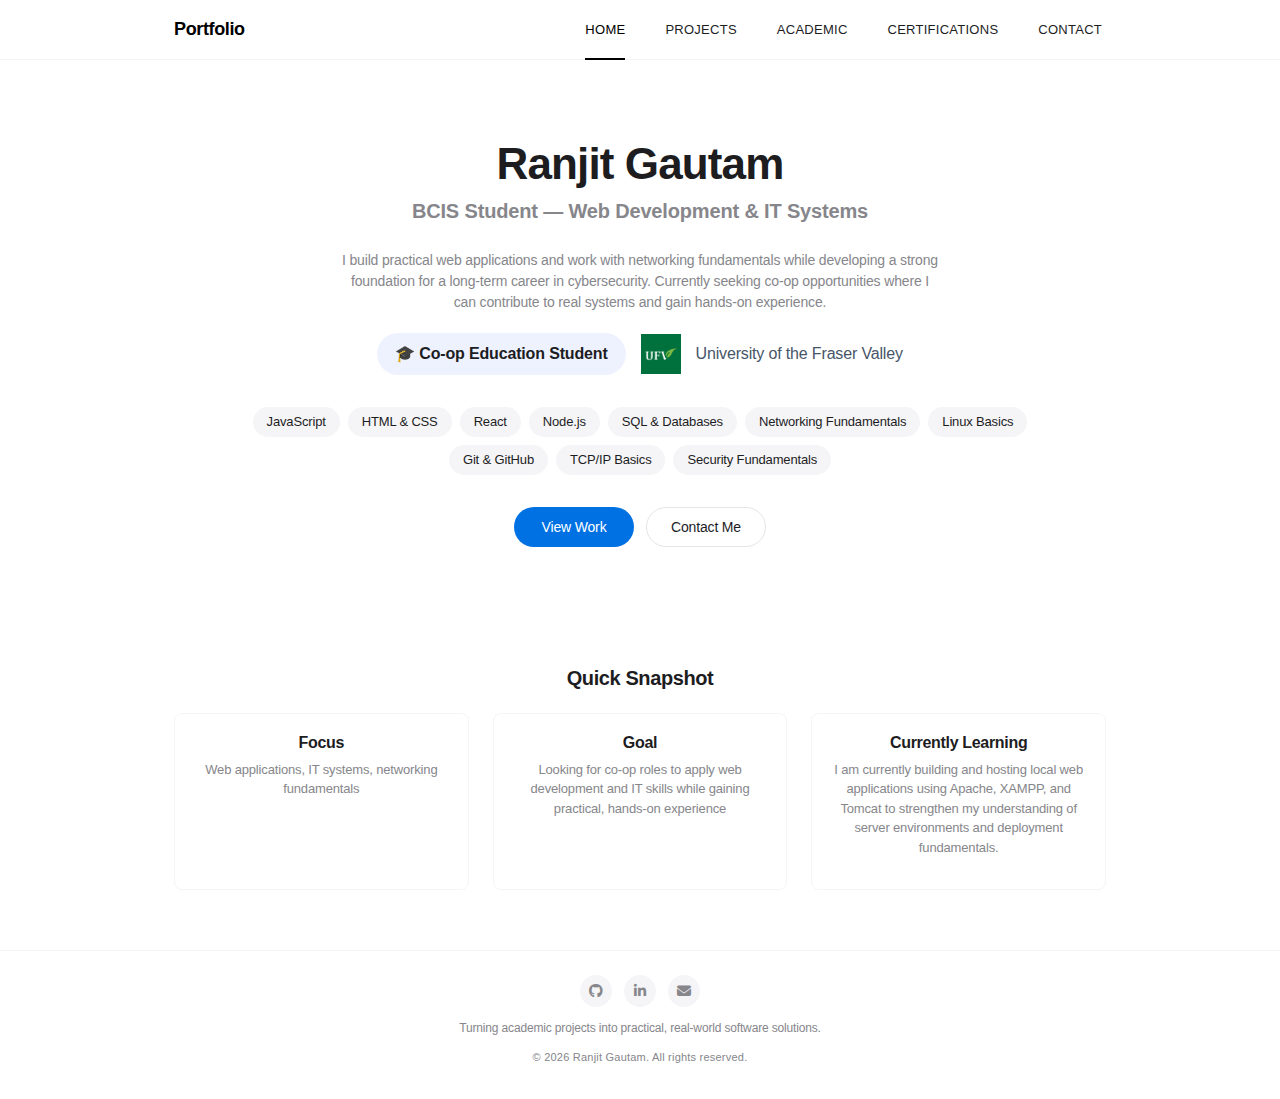
<file: index.html>
<!DOCTYPE html>
<html lang="en">
<head>
    <meta charset="UTF-8">
    <meta name="viewport" content="width=device-width, initial-scale=1.0">
    <title>Ranjit Gautam · BCIS Student — IT, Web & Security</title>
    <link rel="stylesheet" href="css/style.css">
    <link rel="stylesheet" href="https://cdnjs.cloudflare.com/ajax/libs/font-awesome/6.4.0/css/all.min.css">
    <link rel="icon" type="image/svg+xml" href="data:image/svg+xml,%3Csvg%20xmlns%3D%27http%3A%2F%2Fwww.w3.org%2F2000%2Fsvg%27%20viewBox%3D%270%200%20100%20100%27%3E%3Ctext%20y%3D%27.9em%27%20font-size%3D%2790%27%20fill%3D%27%23000000%27%3ER%3C%2Ftext%3E%3C%2Fsvg%3E">
</head>
<body>
    <!-- Header -->
    <header>
        <nav>
            <div class="nav-logo">Portfolio</div>
            
            <!-- Desktop Navigation -->
            <ul class="nav-links">
                <li><a href="index.html" class="active">Home</a></li>
                <li><a href="projects.html">Projects</a></li>
                <li><a href="academic.html">Academic</a></li>
                <li><a href="certifications.html">Certifications</a></li>
                <li><a href="contact.html">Contact</a></li>
            </ul>
            
            <!-- Mobile Menu Button -->
            <button class="mobile-menu-btn" aria-label="Toggle menu">
                <i class="fas fa-bars"></i>
            </button>
        </nav>
        
        <!-- Mobile Menu -->
        <div class="mobile-menu">
            <ul class="mobile-nav-links">
                <li><a href="index.html" class="active">Home</a></li>
                <li><a href="projects.html">Projects</a></li>
                <li><a href="academic.html">Academic</a></li>
                <li><a href="certifications.html">Certifications</a></li>
                <li><a href="contact.html">Contact</a></li>
            </ul>
        </div>
    </header>

    <!-- Main Content -->
    <main>
        <!-- Hero Section - Ultra Compact -->
        <section class="home-hero container">
            <h1 class="hero-title">Ranjit Gautam</h1>
            <p class="hero-subtitle"><b>BCIS Student — Web Development & IT Systems</b></p>
             
         <div class="hero-description">    
                <p>I build practical web applications and work with networking fundamentals while developing a strong foundation for a long-term career in cybersecurity. Currently seeking co-op opportunities where I can contribute to real systems and gain hands-on experience.</p>
                
                <!-- Clean UFV Badge -->
               <div style="display: flex; align-items: center; justify-content: center; gap: 15px; flex-wrap: wrap; margin: 20px 0;">
                    <span style="background: #eef2ff; padding: 8px 18px; border-radius: 40px; font-weight: 600;">
                        🎓 Co-op Education Student
                    </span>
                    <img src="images/ufv-logo.png" alt="University of the Fraser Valley" height="40">
                    <span style="color: #475569; font-weight: 500;">University of the Fraser Valley</span>
                </div>
            </div>
            <div class="skills-list">
                <span class="skill-tag">JavaScript</span>
                <span class="skill-tag">HTML & CSS</span>
                <span class="skill-tag">React</span>
                <span class="skill-tag">Node.js</span>
                <span class="skill-tag">SQL & Databases</span>
                <span class="skill-tag">Networking Fundamentals</span>
                <span class="skill-tag">Linux Basics</span>
                <span class="skill-tag">Git & GitHub</span>
                <span class="skill-tag">TCP/IP Basics</span>
                <span class="skill-tag">Security Fundamentals</span>
            </div>
            
            <div class="cta-buttons">
                <a href="projects.html" class="btn">View Work</a>
                <a href="contact.html" class="btn btn-outline">Contact Me</a>
            </div>
        </section>
        <section class="section">
                <div class="container text-center">
                    <h2 class="section-title">Quick Snapshot</h2>

                    <div class="projects-grid">
                        <div class="project-card">
                            <h3 class="project-title">Focus</h3>
                            <p class="project-description">Web applications, IT systems, networking fundamentals</p>
                        </div>

                        <div class="project-card">
                            <h3 class="project-title">Goal</h3>
                            <p class="project-description">Looking for co-op roles to apply web development and IT skills while gaining practical, hands-on experience</p>
                        </div>

                        <div class="project-card">
                            <h3 class="project-title">Currently Learning</h3>
                            <p class="project-description">I am currently building and hosting local web applications using Apache, XAMPP, and Tomcat to strengthen my understanding of server environments and deployment fundamentals.</p>
                        </div>
                    </div>
                </div>
            </section>

    </main>

    <!-- Footer -->
    <footer>
        <div class="container">
            <div class="social-links">
                <a href="https://ranjitgautam828-eng.github.io/ranjit-portfolio/" class="social-link" aria-label="GitHub">
                    <i class="fab fa-github"></i>
                </a>
                <a href="https://www.linkedin.com/in/ranjit-gautam-5b7ab2238/" class="social-link" aria-label="LinkedIn">
                    <i class="fab fa-linkedin-in"></i>
                </a>
                 <a href="mailto:ranjit.gautam@student.ufv.ca" class="social-link" aria-label="Email">
                    <i class="fas fa-envelope"></i>
                </a>
            </div>
            <p class="footer-text">Turning academic projects into practical, real-world software solutions.
</p>
            <p class="copyright">&copy; <span id="current-year">2026</span> Ranjit Gautam. All rights reserved.</p>
        </div>
    </footer>

    <script src="js/main.js"></script>
</body>
</html>
</file>
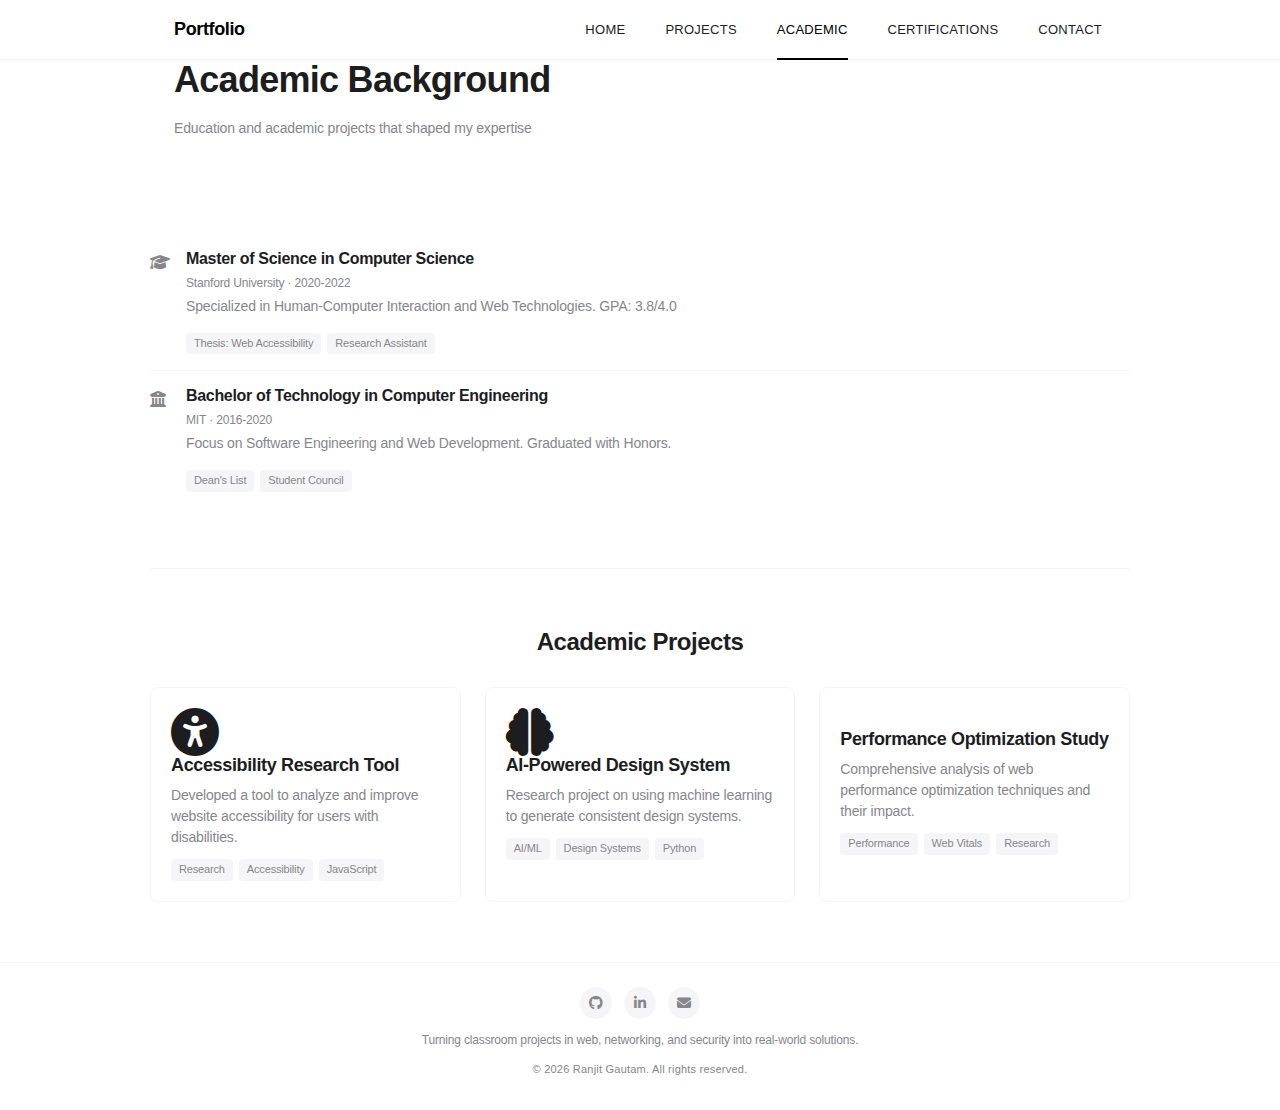
<file: academic.html>
<!DOCTYPE html>
<html lang="en">
<head>
    <meta charset="UTF-8">
    <meta name="viewport" content="width=device-width, initial-scale=1.0">
    <title>Portfolio · Academic</title>
    <link rel="stylesheet" href="css/style.css">
    <link rel="stylesheet" href="https://cdnjs.cloudflare.com/ajax/libs/font-awesome/6.4.0/css/all.min.css">
    <link rel="icon" type="image/x-icon" href="data:image/svg+xml,<svg xmlns=%22http://www.w3.org/2000/svg%22 viewBox=%220 0 100 100%22><text y=%22.9em%22 font-size=%2290%22>👨‍💻</text></svg>">
</head>
<body>
    <header>
        <nav>
            <div class="nav-logo">Portfolio</div>
            <ul class="nav-links">
                <li><a href="index.html">Home</a></li>
                <li><a href="projects.html">Projects</a></li>
                <li><a href="academic.html" class="active">Academic</a></li>
                <li><a href="certifications.html">Certifications</a></li>
                <li><a href="contact.html">Contact</a></li>
            </ul>
            <button class="mobile-menu-btn" aria-label="Toggle menu">
                <i class="fas fa-bars"></i>
            </button>
        </nav>
        <div class="mobile-menu">
            <ul class="mobile-nav-links">
                <li><a href="index.html">Home</a></li>
                <li><a href="projects.html">Projects</a></li>
                <li><a href="academic.html" class="active">Academic</a></li>
                <li><a href="certifications.html">Certifications</a></li>
                <li><a href="contact.html">Contact</a></li>
            </ul>
        </div>
    </header>

    <main>
        <section class="page-hero container">
            <h1>Academic Background</h1>
            <p>Education and academic projects that shaped my expertise</p>
        </section>

        <section class="section container">
            <!-- Education Timeline -->
            <div class="certifications-list">
                <!-- Education 1 -->
                <div class="cert-item">
                    <div class="cert-icon">
                        <i class="fas fa-graduation-cap"></i>
                    </div>
                    <div class="cert-content">
                        <h4>Master of Science in Computer Science</h4>
                        <p class="cert-date">Stanford University · 2020-2022</p>
                        <p>Specialized in Human-Computer Interaction and Web Technologies. GPA: 3.8/4.0</p>
                        <div class="project-tags mt-2">
                            <span class="tag">Thesis: Web Accessibility</span>
                            <span class="tag">Research Assistant</span>
                        </div>
                    </div>
                </div>

                <!-- Education 2 -->
                <div class="cert-item">
                    <div class="cert-icon">
                        <i class="fas fa-university"></i>
                    </div>
                    <div class="cert-content">
                        <h4>Bachelor of Technology in Computer Engineering</h4>
                        <p class="cert-date">MIT · 2016-2020</p>
                        <p>Focus on Software Engineering and Web Development. Graduated with Honors.</p>
                        <div class="project-tags mt-2">
                            <span class="tag">Dean's List</span>
                            <span class="tag">Student Council</span>
                        </div>
                    </div>
                </div>
            </div>
        </section>

        <section class="section container">
            <h2 class="text-center">Academic Projects</h2>
            <div class="projects-grid mt-4">
                <!-- Academic Project 1 -->
                <div class="project-card">
                    <div class="project-image">
                        <i class="fas fa-universal-access fa-3x"></i>
                    </div>
                    <div class="project-content">
                        <h3>Accessibility Research Tool</h3>
                        <p>Developed a tool to analyze and improve website accessibility for users with disabilities.</p>
                        <div class="project-tags">
                            <span class="tag">Research</span>
                            <span class="tag">Accessibility</span>
                            <span class="tag">JavaScript</span>
                        </div>
                    </div>
                </div>

                <!-- Academic Project 2 -->
                <div class="project-card">
                    <div class="project-image">
                        <i class="fas fa-brain fa-3x"></i>
                    </div>
                    <div class="project-content">
                        <h3>AI-Powered Design System</h3>
                        <p>Research project on using machine learning to generate consistent design systems.</p>
                        <div class="project-tags">
                            <span class="tag">AI/ML</span>
                            <span class="tag">Design Systems</span>
                            <span class="tag">Python</span>
                        </div>
                    </div>
                </div>

                <!-- Academic Project 3 -->
                <div class="project-card">
                    <div class="project-image">
                        <i class="fas fa-chart-network fa-3x"></i>
                    </div>
                    <div class="project-content">
                        <h3>Performance Optimization Study</h3>
                        <p>Comprehensive analysis of web performance optimization techniques and their impact.</p>
                        <div class="project-tags">
                            <span class="tag">Performance</span>
                            <span class="tag">Web Vitals</span>
                            <span class="tag">Research</span>
                        </div>
                    </div>
                </div>
            </div>
        </section>
    </main>

    <footer>
        <div class="container">
            <div class="social-links">
                <a href="https://ranjitgautam828-eng.github.io/ranjit-portfolio/" class="social-link" aria-label="GitHub">
                    <i class="fab fa-github"></i>
                </a>
                <a href="https://www.linkedin.com/in/ranjit-gautam-5b7ab2238/" class="social-link" aria-label="LinkedIn">
                    <i class="fab fa-linkedin-in"></i>
                </a>
                 <a href="mailto:ranjit.gautam@student.ufv.ca" class="social-link" aria-label="Email">
                    <i class="fas fa-envelope"></i>
                </a>
            </div>
            <p class="footer-text">Turning classroom projects in web, networking, and security into real-world solutions.
</p>
            <p class="copyright">&copy; <span id="current-year">2026</span> Ranjit Gautam. All rights reserved.</p>
        </div>
    </footer>

    <script src="js/main.js"></script>
</body>
</html>
</file>
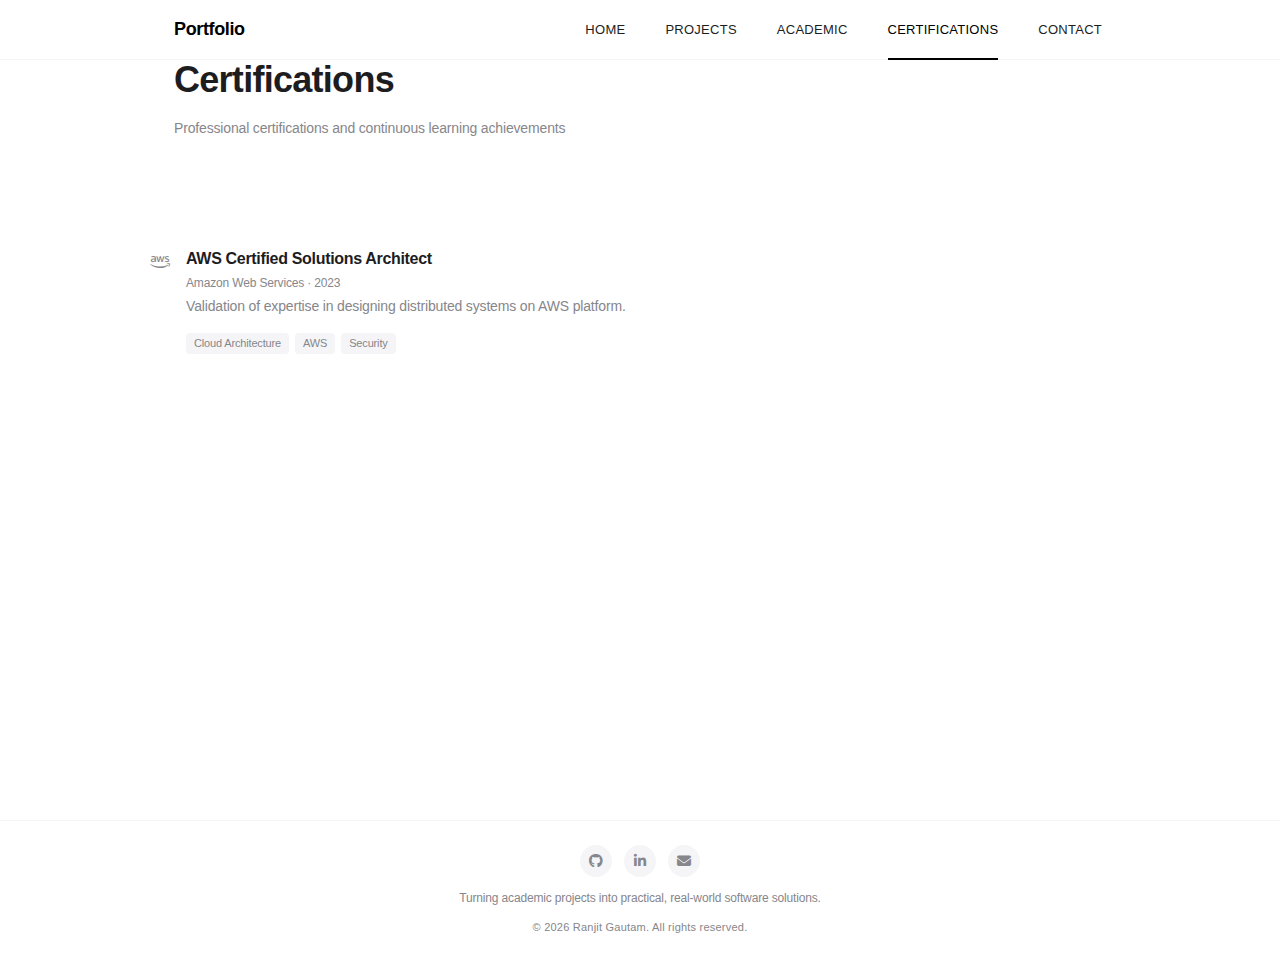
<file: certifications.html>
<!DOCTYPE html>
<html lang="en">
<head>
    <meta charset="UTF-8">
    <meta name="viewport" content="width=device-width, initial-scale=1.0">
    <title>Portfolio · Certifications</title>
    <link rel="stylesheet" href="css/style.css">
    <link rel="stylesheet" href="https://cdnjs.cloudflare.com/ajax/libs/font-awesome/6.4.0/css/all.min.css">
    <link rel="icon" type="image/x-icon" href="data:image/svg+xml,<svg xmlns=%22http://www.w3.org/2000/svg%22 viewBox=%220 0 100 100%22><text y=%22.9em%22 font-size=%2290%22>👨‍💻</text></svg>">
</head>
<body>
    <header>
        <nav>
            <div class="nav-logo">Portfolio</div>
            <ul class="nav-links">
                <li><a href="index.html">Home</a></li>
                <li><a href="projects.html">Projects</a></li>
                <li><a href="academic.html">Academic</a></li>
                <li><a href="certifications.html" class="active">Certifications</a></li>
                <li><a href="contact.html">Contact</a></li>
            </ul>
            <button class="mobile-menu-btn" aria-label="Toggle menu">
                <i class="fas fa-bars"></i>
            </button>
        </nav>
        <div class="mobile-menu">
            <ul class="mobile-nav-links">
                <li><a href="index.html">Home</a></li>
                <li><a href="projects.html">Projects</a></li>
                <li><a href="academic.html">Academic</a></li>
                <li><a href="certifications.html" class="active">Certifications</a></li>
                <li><a href="contact.html">Contact</a></li>
            </ul>
        </div>
    </header>

    <main>
        <section class="page-hero container">
            <h1>Certifications</h1>
            <p>Professional certifications and continuous learning achievements</p>
        </section>

        <section class="section container">
            <div class="certifications-list">
                <!-- Certification 1 -->
                <div class="cert-item">
                    <div class="cert-icon">
                        <i class="fab fa-aws"></i>
                    </div>
                    <div class="cert-content">
                        <h4>AWS Certified Solutions Architect</h4>
                        <p class="cert-date">Amazon Web Services · 2023</p>
                        <p>Validation of expertise in designing distributed systems on AWS platform.</p>
                        <div class="project-tags mt-2">
                            <span class="tag">Cloud Architecture</span>
                            <span class="tag">AWS</span>
                            <span class="tag">Security</span>
                        </div>
                    </div>
                </div>

                <!-- Certification 2 -->
            </div>
        </section>
    </main>

    <footer>
        <div class="container">
            <div class="social-links">
                <a href="https://ranjitgautam828-eng.github.io/ranjit-portfolio/" class="social-link" aria-label="GitHub">
                    <i class="fab fa-github"></i>
                </a>
                <a href="https://www.linkedin.com/in/ranjit-gautam-5b7ab2238/" class="social-link" aria-label="LinkedIn">
                    <i class="fab fa-linkedin-in"></i>
                </a>
                 <a href="mailto:ranjit.gautam@student.ufv.ca" class="social-link" aria-label="Email">
                    <i class="fas fa-envelope"></i>
                </a>
            </div>
            <p class="footer-text">Turning academic projects into practical, real-world software solutions.
</p>
            <p class="copyright">&copy; <span id="current-year">2026</span> Ranjit Gautam. All rights reserved.</p>
        </div>
    </footer>

    <script src="js/main.js"></script>
</body>
</html>
</file>
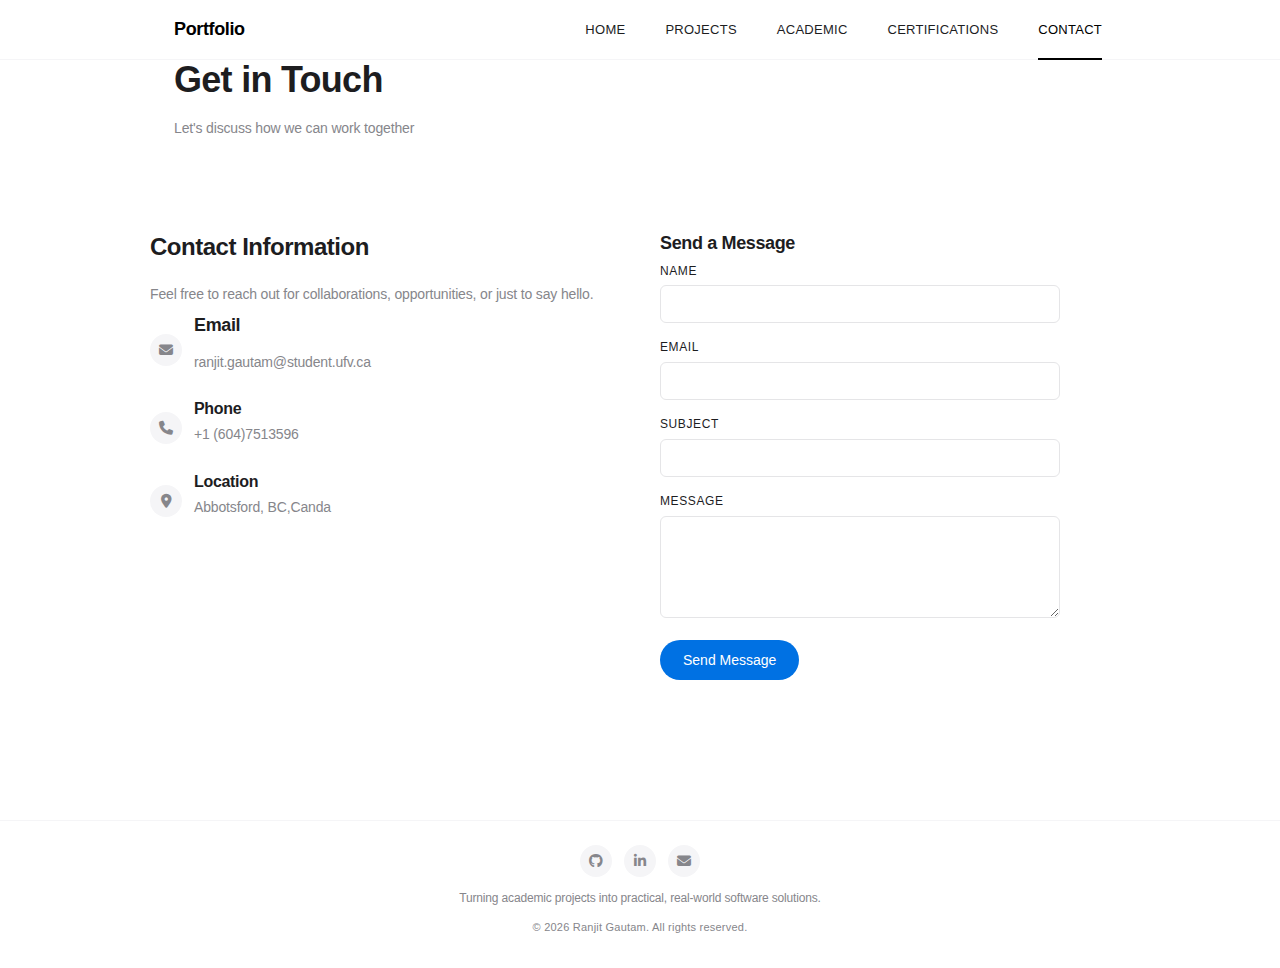
<file: contact.html>
<!DOCTYPE html>
<html lang="en">
<head>
    <meta charset="UTF-8">
    <meta name="viewport" content="width=device-width, initial-scale=1.0">
    <title>Portfolio · Contact</title>
    <link rel="stylesheet" href="css/style.css">
    <link rel="stylesheet" href="https://cdnjs.cloudflare.com/ajax/libs/font-awesome/6.4.0/css/all.min.css">
     <link rel="icon" type="image/svg+xml" href="data:image/svg+xml,%3Csvg%20xmlns%3D%27http%3A%2F%2Fwww.w3.org%2F2000%2Fsvg%27%20viewBox%3D%270%200%20100%20100%27%3E%3Ctext%20y%3D%27.9em%27%20font-size%3D%2790%27%20fill%3D%27%23000000%27%3ER%3C%2Ftext%3E%3C%2Fsvg%3E">
</head>
<body>
    <header>
        <nav>
            <div class="nav-logo">Portfolio</div>
            <ul class="nav-links">
                <li><a href="index.html">Home</a></li>
                <li><a href="projects.html">Projects</a></li>
                <li><a href="academic.html">Academic</a></li>
                <li><a href="certifications.html">Certifications</a></li>
                <li><a href="contact.html" class="active">Contact</a></li>
            </ul>
            <button class="mobile-menu-btn" aria-label="Toggle menu">
                <i class="fas fa-bars"></i>
            </button>
        </nav>
        <div class="mobile-menu">
            <ul class="mobile-nav-links">
                <li><a href="index.html">Home</a></li>
                <li><a href="projects.html">Projects</a></li>
                <li><a href="academic.html">Academic</a></li>
                <li><a href="certifications.html">Certifications</a></li>
                <li><a href="contact.html" class="active">Contact</a></li>
            </ul>
        </div>
    </header>

    <main>
        <section class="page-hero container">
            <h1>Get in Touch</h1>
            <p>Let's discuss how we can work together</p>
        </section>

        <section class="section container">
            <div class="contact-container">
                <!-- Contact Information -->
                <div class="contact-info">
                    <h2>Contact Information</h2>
                    <p>Feel free to reach out for collaborations, opportunities, or just to say hello.</p>
                    
                    <div class="contact-method">
                        <div class="contact-icon">
                            <i class="fas fa-envelope"></i>
                        </div>
                        <div>
                            <h3>Email</h3>
                            <p>ranjit.gautam@student.ufv.ca</p>
                        </div>
                    </div>
                    
                    <div class="contact-method">
                        <div class="contact-icon">
                            <i class="fas fa-phone"></i>
                        </div>
                        <div>
                            <h4>Phone</h4>
                            <p>+1 (604)7513596</p>
                        </div>
                    </div>
                    
                    <div class="contact-method">
                        <div class="contact-icon">
                            <i class="fas fa-map-marker-alt"></i>
                        </div>
                        <div>
                            <h4>Location</h4>
                            <p>Abbotsford, BC,Canda</p>
                        </div>
                    </div>
                </div>
                
                <!-- Contact Form -->
                <div class="contact-form">
                    <h3>Send a Message</h3>
                    <form id="contactForm">
                        <div class="form-group">
                            <label for="name">Name</label>
                            <input type="text" id="name" name="name" class="form-control" required>
                        </div>
                        
                        <div class="form-group">
                            <label for="email">Email</label>
                            <input type="email" id="email" name="email" class="form-control" required>
                        </div>
                        
                        <div class="form-group">
                            <label for="subject">Subject</label>
                            <input type="text" id="subject" name="subject" class="form-control">
                        </div>
                        
                        <div class="form-group">
                            <label for="message">Message</label>
                            <textarea id="message" name="message" class="form-control" rows="5" required></textarea>
                        </div>
                        
                        <button type="submit" class="btn">Send Message</button>
                    </form>
                </div>
            </div>
        </section>
    </main>

    <footer>
        <div class="container">
            <div class="social-links">
                <a href="https://ranjitgautam828-eng.github.io/ranjit-portfolio/" class="social-link" aria-label="GitHub">
                    <i class="fab fa-github"></i>
                </a>
                <a href="https://www.linkedin.com/in/ranjit-gautam-5b7ab2238/" class="social-link" aria-label="LinkedIn">
                    <i class="fab fa-linkedin-in"></i>
                </a>
                 <a href="mailto:ranjit.gautam@student.ufv.ca" class="social-link" aria-label="Email">
                    <i class="fas fa-envelope"></i>
                </a>
            </div>
            <p class="footer-text">Turning academic projects into practical, real-world software solutions.
</p>
            <p class="copyright">&copy; <span id="current-year">2026</span> Ranjit Gautam. All rights reserved.</p>
        </div>
    </footer>


    <script src="js/main.js"></script>
</body>
</html>
</file>
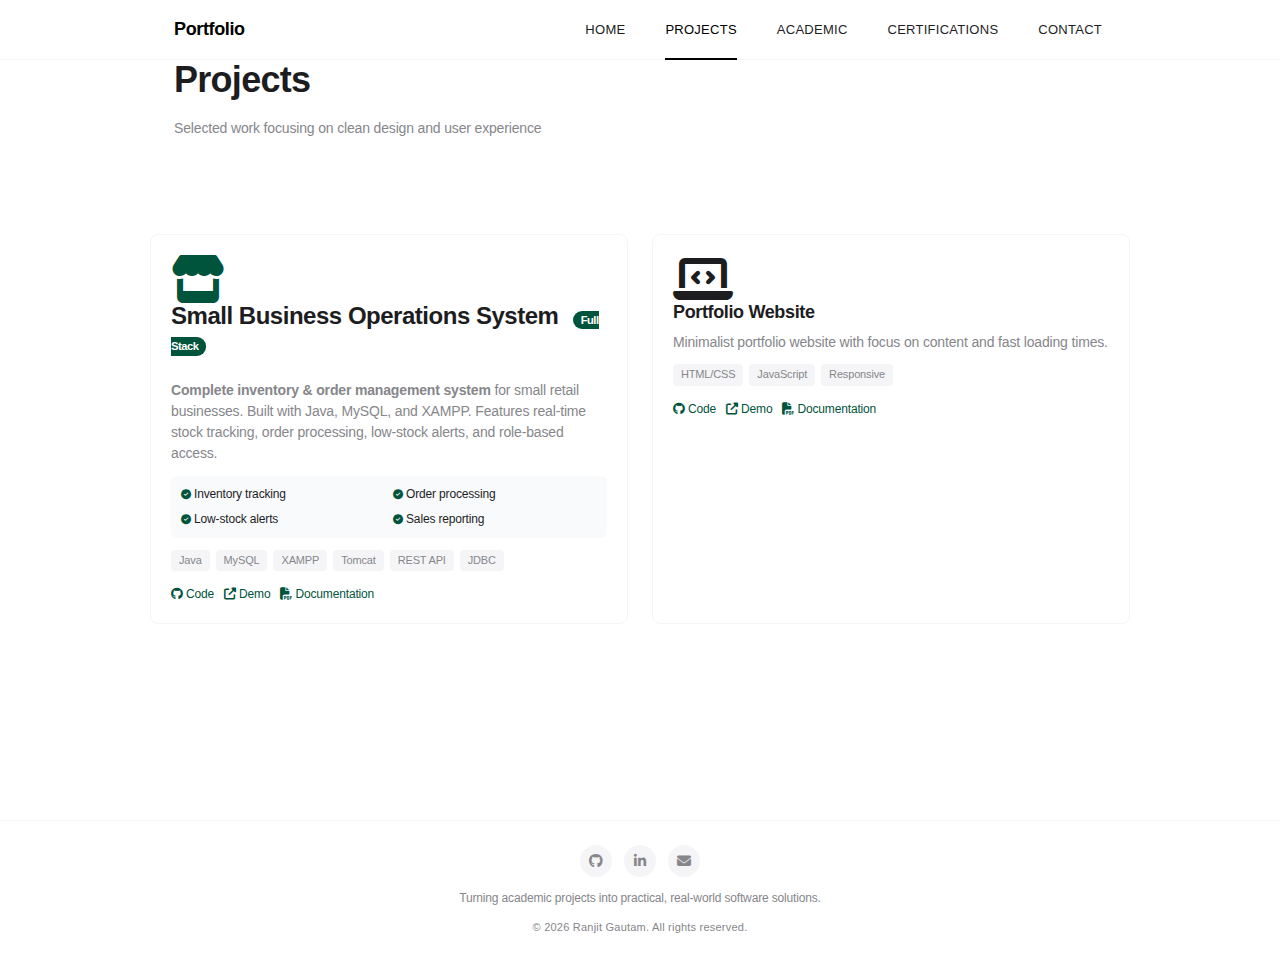
<file: projects.html>
<!DOCTYPE html>
<html lang="en">
<head>
    <meta charset="UTF-8">
    <meta name="viewport" content="width=device-width, initial-scale=1.0">
    <title>Portfolio · Projects</title>
    <link rel="stylesheet" href="css/style.css">
    <link rel="stylesheet" href="https://cdnjs.cloudflare.com/ajax/libs/font-awesome/6.4.0/css/all.min.css">
     <link rel="icon" type="image/svg+xml" href="data:image/svg+xml,%3Csvg%20xmlns%3D%27http%3A%2F%2Fwww.w3.org%2F2000%2Fsvg%27%20viewBox%3D%270%200%20100%20100%27%3E%3Ctext%20y%3D%27.9em%27%20font-size%3D%2790%27%20fill%3D%27%23000000%27%3ER%3C%2Ftext%3E%3C%2Fsvg%3E">
</head>
<body>
    <!-- Header -->
    <header>
        <nav>
            <div class="nav-logo">Portfolio</div>
            <ul class="nav-links">
                <li><a href="index.html">Home</a></li>
                <li><a href="projects.html" class="active">Projects</a></li>
                <li><a href="academic.html">Academic</a></li>
                <li><a href="certifications.html">Certifications</a></li>
                <li><a href="contact.html">Contact</a></li>
            </ul>
            <button class="mobile-menu-btn" aria-label="Toggle menu">
                <i class="fas fa-bars"></i>
            </button>
        </nav>
        <div class="mobile-menu">
            <ul class="mobile-nav-links">
                <li><a href="index.html">Home</a></li>
                <li><a href="projects.html" class="active">Projects</a></li>
                <li><a href="academic.html">Academic</a></li>
                <li><a href="certifications.html">Certifications</a></li>
                <li><a href="contact.html">Contact</a></li>
            </ul>
        </div>
    </header>

    <main>
        <section class="page-hero container">
            <h1>Projects</h1>
            <p>Selected work focusing on clean design and user experience</p>
        </section>

        <section class="section container">
            <!-- Projects Grid -->
            <div class="projects-grid">
                <!-- Small Business Operations System -->
                <div class="project-card" data-category="web server">
                    <div class="project-image">
                        <i class="fas fa-store fa-3x" style="color: #00543C;"></i>
                    </div>
                    <div class="project-content">
                        <h2>Small Business Operations System <span style="background: #00543C; color: white; font-size: 0.7rem; padding: 0.2rem 0.5rem; border-radius: 12px; margin-left: 0.5rem;">Full Stack</span></h2>
                        <p><strong>Complete inventory & order management system</strong> for small retail businesses. Built with Java, MySQL, and XAMPP. Features real-time stock tracking, order processing, low-stock alerts, and role-based access.</p>
                        
                        <!-- Key Features (compact) -->
                        <div style="margin: 12px 0; font-size: 12px; background: #f8fafc; padding: 10px; border-radius: 6px;">
                            <div style="display: grid; grid-template-columns: 1fr 1fr; gap: 8px;">
                                <span><i class="fas fa-check-circle" style="color: #00543C; font-size: 10px;"></i> Inventory tracking</span>
                                <span><i class="fas fa-check-circle" style="color: #00543C; font-size: 10px;"></i> Order processing</span>
                                <span><i class="fas fa-check-circle" style="color: #00543C; font-size: 10px;"></i> Low-stock alerts</span>
                                <span><i class="fas fa-check-circle" style="color: #00543C; font-size: 10px;"></i> Sales reporting</span>
                            </div>
                        </div>
                        
                        <div class="project-tags">
                            <span class="tag">Java</span>
                            <span class="tag">MySQL</span>
                            <span class="tag">XAMPP</span>
                            <span class="tag">Tomcat</span>
                            <span class="tag">REST API</span>
                            <span class="tag">JDBC</span>
                        </div>
                        
                        <!-- Action Buttons -->
                        <div style="display: flex; gap: 10px; margin-top: 15px;">
                            <a href="#" style="font-size: 12px; color: #00543C; text-decoration: none; font-weight: 500;"><i class="fab fa-github"></i> Code</a>
                            <a href="#" style="font-size: 12px; color: #00543C; text-decoration: none; font-weight: 500;"><i class="fas fa-external-link-alt"></i> Demo</a>
                            <a href="#" style="font-size: 12px; color: #00543C; text-decoration: none; font-weight: 500;"><i class="fas fa-file-pdf"></i> Documentation</a>
                        </div>
                    </div>
                </div>

                <!-- Portfolio Website -->
                <div class="project-card" data-category="web">
                    <div class="project-image">
                        <i class="fas fa-laptop-code fa-3x"></i>
                    </div>
                    <div class="project-content">
                        <h3>Portfolio Website</h3>
                        <p>Minimalist portfolio website with focus on content and fast loading times.</p>
                        <div class="project-tags">
                            <span class="tag">HTML/CSS</span>
                            <span class="tag">JavaScript</span>
                            <span class="tag">Responsive</span>
                        </div>
                    <!-- Action Buttons -->
                        <div style="display: flex; gap: 10px; margin-top: 15px;">
                            <a href="#" style="font-size: 12px; color: #00543C; text-decoration: none; font-weight: 500;"><i class="fab fa-github"></i> Code</a>
                            <a href="#" style="font-size: 12px; color: #00543C; text-decoration: none; font-weight: 500;"><i class="fas fa-external-link-alt"></i> Demo</a>
                            <a href="#" style="font-size: 12px; color: #00543C; text-decoration: none; font-weight: 500;"><i class="fas fa-file-pdf"></i> Documentation</a>
                        </div>
                    </div>
                </div>
            </div>
        </section>
    </main>

    <footer>
        <div class="container">
            <div class="social-links">
                <a href="https://ranjitgautam828-eng.github.io/ranjit-portfolio/" class="social-link" aria-label="GitHub">
                    <i class="fab fa-github"></i>
                </a>
                <a href="https://www.linkedin.com/in/ranjit-gautam-5b7ab2238/" class="social-link" aria-label="LinkedIn">
                    <i class="fab fa-linkedin-in"></i>
                </a>
                 <a href="mailto:ranjit.gautam@student.ufv.ca" class="social-link" aria-label="Email">
                    <i class="fas fa-envelope"></i>
                </a>
            </div>
            <p class="footer-text">Turning academic projects into practical, real-world software solutions.
</p>
            <p class="copyright">&copy; <span id="current-year">2026</span> Ranjit Gautam. All rights reserved.</p>
        </div>
    </footer>


    <script src="js/main.js"></script>
</body>
</html>
</file>
<file: css/style.css>
/* ===== ULTRA-COMPACT PROFESSIONAL PORTFOLIO ===== */
:root {
    --white: #ffffff;
    --gray-1: #f5f5f7;
    --gray-2: #e5e5e7;
    --gray-3: #86868b;
    --gray-6: #1d1d1f;
    --black: #000000;
    --blue: #0071e3;
    --blue-hover: #0077ED;
    --max-width: 980px;
}

* {
    margin: 0;
    padding: 0;
    box-sizing: border-box;
    -webkit-font-smoothing: antialiased;
    -moz-osx-font-smoothing: grayscale;
}

html {
    font-size: 16px;
    scroll-behavior: smooth;
}

body {
    font-family: -apple-system, BlinkMacSystemFont, 'SF Pro Text', 'Helvetica Neue', Helvetica, Arial, sans-serif;
    line-height: 1.4;
    font-weight: 400;
    letter-spacing: -0.01em;
    color: var(--gray-6);
    background-color: var(--white);
    min-height: 100vh;
    display: flex;
    flex-direction: column;
}

/* ===== TIGHT CONTAINER ===== */
.container {
    max-width: var(--max-width);
    margin: 0 auto;
    padding: 0 24px;
    width: 100%;
}

/* ===== MINIMAL TYPOGRAPHY ===== */
h1, h2, h3, h4 {
    font-weight: 600;
    line-height: 1.1;
    letter-spacing: -0.02em;
}

h1 {
    font-size: 36px;
    font-weight: 700;
    margin-bottom: 0.5em;
}

h2 {
    font-size: 24px;
    margin-bottom: 1em;
}

h3 {
    font-size: 18px;
    margin-bottom: 0.5em;
}

h4 {
    font-size: 16px;
    margin-bottom: 0.4em;
    font-weight: 600;
}

p {
    font-size: 14px;
    line-height: 1.5;
    margin-bottom: 0.8em;
    color: var(--gray-3);
}

a {
    text-decoration: none;
    color: var(--blue);
    transition: all 0.2s ease;
}

a:hover {
    color: var(--blue-hover);
}

/* ===== MINIMAL NAVIGATION ===== */
header {
    background-color: var(--white);
    position: fixed;
    top: 0;
    width: 100%;
    z-index: 1000;
    border-bottom: 1px solid var(--gray-1);
    height: 60px;
}

nav {
    max-width: var(--max-width);
    margin: 0 auto;
    padding: 0 24px;
    height: 60px;
    display: flex;
    justify-content: space-between;
    align-items: center;
}

.nav-logo {
    font-size: 18px;
    font-weight: 600;
    color: var(--black);
    letter-spacing: -0.02em;
}

.nav-links {
    display: flex;
    list-style: none;
    gap: 32px;
}

.nav-links a {
    font-size: 13px;
    font-weight: 400;
    color: var(--gray-6);
    padding: 0 4px;
    position: relative;
    height: 60px;
    display: flex;
    align-items: center;
    text-transform: uppercase;
    letter-spacing: 0.02em;
}

.nav-links a:hover {
    color: var(--black);
}

.nav-links a.active {
    color: var(--black);
    font-weight: 500;
}

.nav-links a.active::after {
    content: '';
    position: absolute;
    bottom: 0;
    left: 4px;
    right: 4px;
    height: 2px;
    background-color: var(--black);
}

/* ===== MAIN CONTENT - EXTREMELY COMPACT ===== */
main {
    flex: 1;
    margin-top: 60px;
    min-height: calc(100vh - 140px);
    display: flex;
    flex-direction: column;
}

/* ===== HOME PAGE - ULTRA MINIMAL ===== */
.home-hero {
    padding: 80px 0 60px;
    text-align: center;
    max-width: 800px;
    margin: 0 auto;
    width: 100%;
}

.hero-title {
    font-size: 44px;
    font-weight: 700;
    margin-bottom: 8px;
    line-height: 1.1;
}

.hero-subtitle {
    font-size: 20px;
    color: var(--gray-3);
    margin-bottom: 24px;
    font-weight: 400;
}

.hero-description {
    font-size: 16px;
    line-height: 1.6;
    color: var(--gray-6);
    margin-bottom: 32px;
    max-width: 600px;
    margin-left: auto;
    margin-right: auto;
}

.skills-list {
    display: flex;
    flex-wrap: wrap;
    justify-content: center;
    gap: 8px;
    margin: 32px 0 24px;
}

.skill-tag {
    font-size: 13px;
    padding: 6px 14px;
    background-color: var(--gray-1);
    border-radius: 100px;
    color: var(--gray-6);
    font-weight: 500;
    transition: all 0.2s ease;
}

.skill-tag:hover {
    background-color: var(--gray-2);
    transform: translateY(-1px);
}

.cta-buttons {
    display: flex;
    gap: 12px;
    justify-content: center;
    margin-top: 32px;
}

/* ===== MINIMAL BUTTONS ===== */
.btn {
    display: inline-flex;
    align-items: center;
    justify-content: center;
    padding: 10px 22px;
    font-size: 14px;
    font-weight: 500;
    line-height: 1;
    text-align: center;
    white-space: nowrap;
    cursor: pointer;
    border-radius: 100px;
    border: 1px solid transparent;
    transition: all 0.2s ease;
    background-color: var(--blue);
    color: var(--white);
    text-decoration: none;
    height: 40px;
    min-width: 120px;
}

.btn:hover {
    background-color: var(--blue-hover);
    transform: translateY(-1px);
    box-shadow: 0 4px 12px rgba(0, 113, 227, 0.15);
}

.btn-outline {
    background-color: transparent;
    border-color: var(--gray-2);
    color: var(--gray-6);
}

.btn-outline:hover {
    background-color: var(--gray-1);
    border-color: var(--gray-3);
    color: var(--black);
    box-shadow: 0 4px 12px rgba(0, 0, 0, 0.05);
}

/* ===== COMPACT SECTIONS ===== */
.section {
    padding: 60px 0;
    border-bottom: 1px solid var(--gray-1);
}

.section:last-child {
    border-bottom: none;
}

.section-title {
    font-size: 20px;
    font-weight: 600;
    margin-bottom: 24px;
    text-align: center;
}

/* ===== MINIMAL PROJECTS GRID ===== */
.projects-grid {
    display: grid;
    grid-template-columns: repeat(auto-fit, minmax(280px, 1fr));
    gap: 24px;
    margin-top: 24px;
}

.project-card {
    border-radius: 8px;
    overflow: hidden;
    transition: all 0.2s ease;
    border: 1px solid var(--gray-1);
    background: var(--white);
    padding: 20px;
}

.project-card:hover {
    transform: translateY(-2px);
    border-color: var(--gray-2);
    box-shadow: 0 4px 16px rgba(0, 0, 0, 0.06);
}

.project-title {
    font-size: 16px;
    font-weight: 600;
    margin-bottom: 8px;
}

.project-description {
    font-size: 13px;
    line-height: 1.5;
    color: var(--gray-3);
    margin-bottom: 12px;
}

.project-tags {
    display: flex;
    flex-wrap: wrap;
    gap: 6px;
}

.tag {
    font-size: 11px;
    padding: 3px 8px;
    background-color: var(--gray-1);
    border-radius: 4px;
    color: var(--gray-3);
    font-weight: 500;
}

/* ===== MINIMAL CERTIFICATIONS ===== */
.certifications-list {
    margin-top: 24px;
}

.cert-item {
    display: flex;
    align-items: flex-start;
    padding: 16px 0;
    border-bottom: 1px solid var(--gray-1);
}

.cert-item:last-child {
    border-bottom: none;
}

.cert-icon {
    font-size: 16px;
    margin-right: 16px;
    color: var(--gray-3);
    margin-top: 2px;
    min-width: 20px;
}

.cert-content {
    flex: 1;
}

.cert-title {
    font-size: 14px;
    font-weight: 600;
    margin-bottom: 2px;
}

.cert-date {
    font-size: 12px;
    color: var(--gray-3);
    margin-bottom: 4px;
}

/* ===== MINIMAL CONTACT ===== */
.contact-container {
    display: grid;
    grid-template-columns: repeat(auto-fit, minmax(280px, 1fr));
    gap: 40px;
    margin-top: 24px;
}

.contact-info h3 {
    margin-bottom: 16px;
}

.contact-method {
    display: flex;
    align-items: center;
    gap: 12px;
    margin-bottom: 16px;
}

.contact-icon {
    width: 32px;
    height: 32px;
    border-radius: 50%;
    background-color: var(--gray-1);
    display: flex;
    align-items: center;
    justify-content: center;
    font-size: 14px;
    color: var(--gray-3);
    flex-shrink: 0;
}

.contact-form {
    max-width: 400px;
}

.form-group {
    margin-bottom: 16px;
}

.form-group label {
    display: block;
    font-size: 12px;
    margin-bottom: 6px;
    color: var(--gray-6);
    font-weight: 500;
    text-transform: uppercase;
    letter-spacing: 0.05em;
}

.form-control {
    width: 100%;
    padding: 10px 12px;
    border: 1px solid var(--gray-2);
    border-radius: 6px;
    font-size: 14px;
    font-family: inherit;
    transition: all 0.2s ease;
    background-color: var(--white);
}

.form-control:focus {
    outline: none;
    border-color: var(--blue);
    box-shadow: 0 0 0 3px rgba(0, 113, 227, 0.1);
}

textarea.form-control {
    min-height: 100px;
    resize: vertical;
}

/* ===== MINIMAL FOOTER ===== */
footer {
    padding: 24px 0;
    text-align: center;
    border-top: 1px solid var(--gray-1);
    background: var(--white);
    margin-top: auto;
}

.footer-text {
    font-size: 12px;
    color: var(--gray-3);
    margin-bottom: 12px;
}

.social-links {
    display: flex;
    justify-content: center;
    gap: 12px;
    margin-bottom: 12px;
}

.social-link {
    width: 32px;
    height: 32px;
    border-radius: 50%;
    background-color: var(--gray-1);
    display: flex;
    align-items: center;
    justify-content: center;
    color: var(--gray-3);
    font-size: 14px;
    transition: all 0.2s ease;
}

.social-link:hover {
    background-color: var(--gray-2);
    color: var(--gray-6);
    transform: translateY(-1px);
}

.copyright {
    font-size: 11px;
    color: var(--gray-3);
    letter-spacing: 0.02em;
}

/* ===== MOBILE MENU ===== */
.mobile-menu-btn {
    display: none;
    background: none;
    border: none;
    font-size: 20px;
    color: var(--gray-6);
    cursor: pointer;
    padding: 8px;
    width: 40px;
    height: 40px;
    align-items: center;
    justify-content: center;
    border-radius: 50%;
}

.mobile-menu {
    display: none;
    position: fixed;
    top: 60px;
    left: 0;
    right: 0;
    background-color: var(--white);
    border-top: 1px solid var(--gray-1);
    padding: 16px 24px;
    z-index: 1000;
    box-shadow: 0 10px 30px rgba(0, 0, 0, 0.05);
}

.mobile-menu.active {
    display: block;
}

.mobile-nav-links {
    list-style: none;
}

.mobile-nav-links li {
    margin-bottom: 12px;
}

.mobile-nav-links a {
    display: block;
    padding: 10px 0;
    font-size: 15px;
    color: var(--gray-6);
    border-bottom: 1px solid var(--gray-1);
    font-weight: 400;
}

.mobile-nav-links a:hover,
.mobile-nav-links a.active {
    color: var(--black);
    font-weight: 500;
}

.mobile-nav-links a.active {
    color: var(--blue);
}

/* ===== RESPONSIVE ===== */
@media (max-width: 768px) {
    .container {
        padding: 0 20px;
    }
    
    h1 {
        font-size: 32px;
    }
    
    .hero-title {
        font-size: 36px;
    }
    
    .hero-subtitle {
        font-size: 18px;
    }
    
    .hero-description {
        font-size: 15px;
    }
    
    /* Mobile Navigation */
    .nav-links {
        display: none;
    }
    
    .mobile-menu-btn {
        display: flex;
    }
    
    /* Layout Adjustments */
    .home-hero {
        padding: 60px 0 40px;
    }
    
    .section {
        padding: 48px 0;
    }
    
    .projects-grid {
        grid-template-columns: 1fr;
        gap: 20px;
    }
    
    .contact-container {
        grid-template-columns: 1fr;
        gap: 32px;
    }
    
    .cta-buttons {
        flex-direction: column;
        align-items: center;
        gap: 12px;
    }
    
    .btn {
        width: 100%;
        max-width: 280px;
    }
}

@media (max-width: 480px) {
    h1 {
        font-size: 28px;
    }
    
    .hero-title {
        font-size: 32px;
    }
    
    .hero-subtitle {
        font-size: 16px;
    }
    
    .home-hero {
        padding: 48px 0 32px;
    }
    
    .section {
        padding: 40px 0;
    }
    
    .skills-list {
        gap: 6px;
    }
    
    .skill-tag {
        font-size: 12px;
        padding: 5px 12px;
    }
}

/* ===== UTILITY CLASSES ===== */
.text-center { text-align: center; }
.ml-2 { margin-left: 8px; }
.mt-1 { margin-top: 8px; }
.mt-2 { margin-top: 16px; }
.mt-3 { margin-top: 24px; }
.mt-4 { margin-top: 32px; }
.mb-1 { margin-bottom: 8px; }
.mb-2 { margin-bottom: 16px; }
.mb-3 { margin-bottom: 24px; }

/* ===== VISUAL POLISH ===== */
.hover-lift {
    transition: transform 0.2s ease;
}

.hover-lift:hover {
    transform: translateY(-2px);
}

/* Smooth scrolling offset for fixed header */
html {
    scroll-padding-top: 70px;
}
</file>
